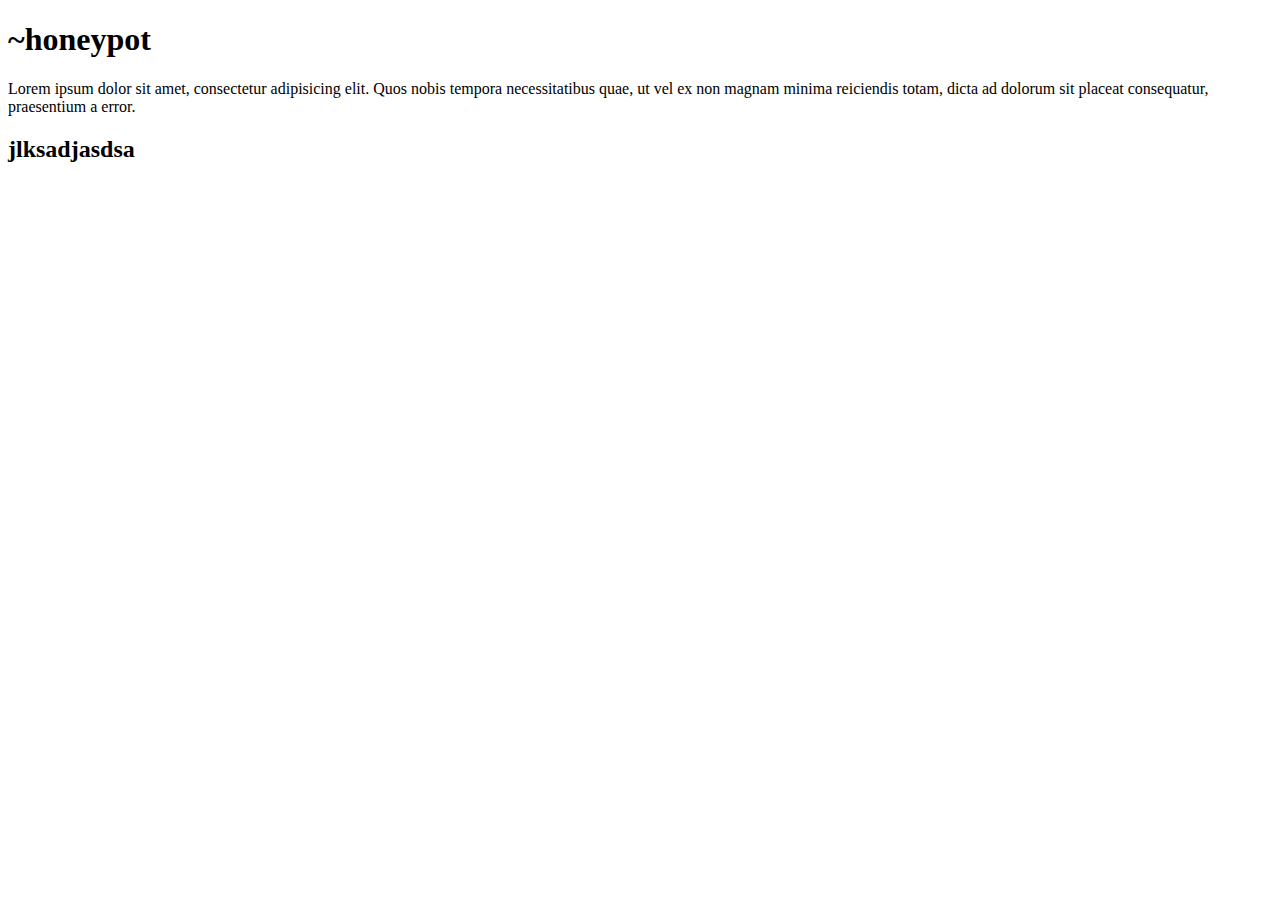
<file: Work/index.html>
<!DOCTYPE html>
<html lang="en">
<head>
    <meta charset="UTF-8">
    <meta name="viewport" content="width=device-width, initial-scale=1.0">
    <title>Document</title>
</head>
<body>
    <h1>~honeypot</h1>
    <p>Lorem ipsum dolor sit amet, consectetur adipisicing elit. Quos nobis tempora necessitatibus quae, ut vel ex non magnam minima reiciendis totam, dicta ad dolorum sit placeat consequatur, praesentium a error.</p>
    <h2>jlksadjasdsa</h2>
</body>
</html>
</file>
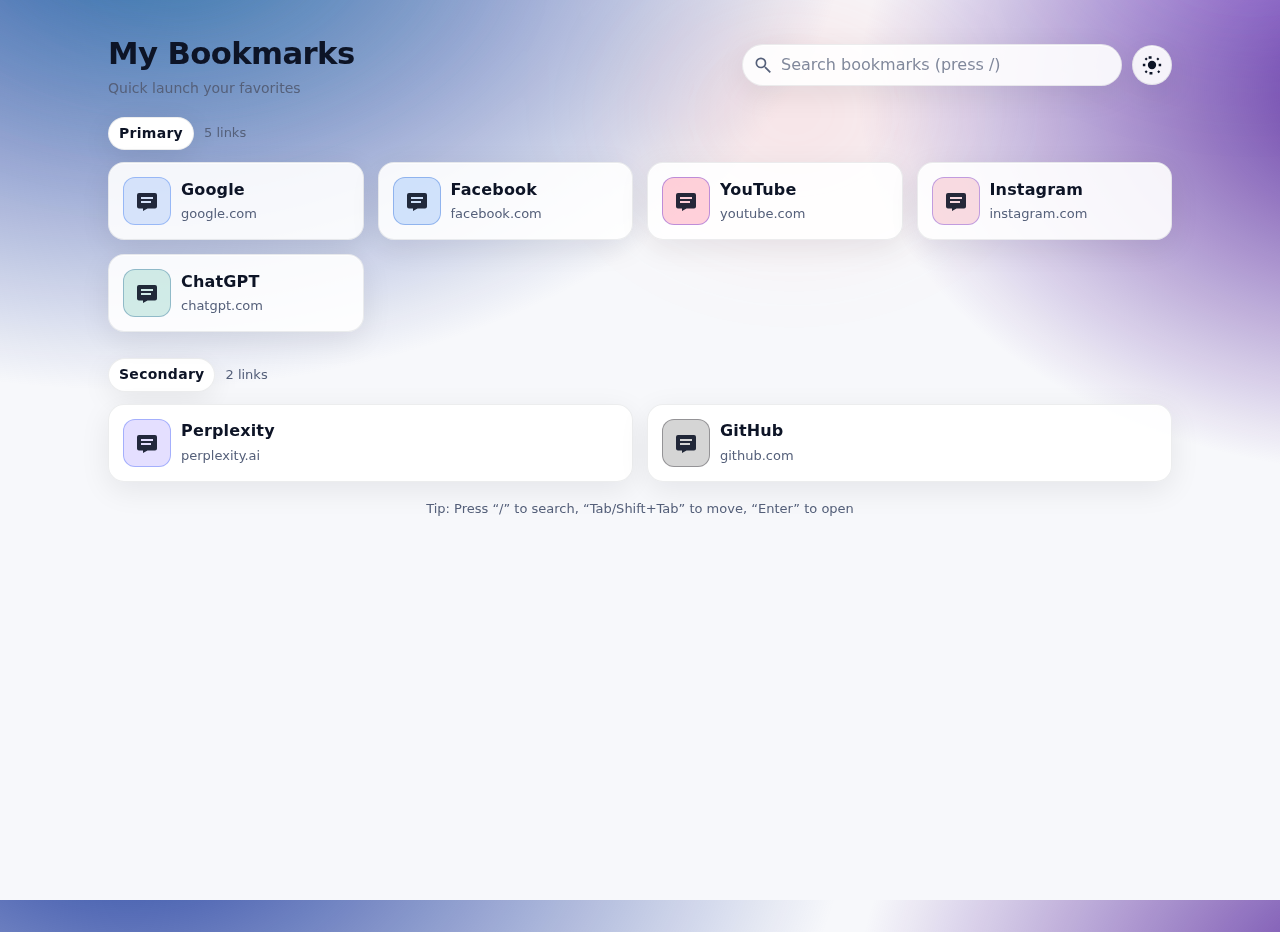
<file: bookmark manager.html>
<!DOCTYPE html>
<html lang="en">
<head>
  <meta charset="UTF-8" />
  <meta name="viewport" content="width=device-width, initial-scale=1.0"/>
  <title>My Bookmarks</title>
  <meta name="theme-color" content="#0b1020" media="(prefers-color-scheme: dark)">
  <meta name="theme-color" content="#ffffff" media="(prefers-color-scheme: light)">
  <link rel="stylesheet" href="style.css">
</head>
<body>
  <noscript>
    <div class="no-js">This page looks better with JavaScript enabled.</div>
  </noscript>

  <div class="aurora"></div>

  <div class="app">
    <header class="header">
      <div class="title-wrap">
        <h1 class="title">My Bookmarks</h1>
        <span class="subtle">Quick launch your favorites</span>
      </div>

      <div class="controls">
        <div class="search">
          <svg class="search-icon" viewBox="0 0 24 24" width="20" height="20" aria-hidden="true">
            <path fill="currentColor" d="M15.5 14h-.79l-.28-.27A6.471 6.471 0 0 0 16 9.5 6.5 6.5 0 1 0 9.5 16c1.61 0 3.09-.59 4.23-1.57l.27.28v.79L20 21.49 21.49 20 15.5 14Zm-6 0C7.01 14 5 11.99 5 9.5S7.01 5 9.5 5 14 7.01 14 9.5 11.99 14 9.5 14Z"/>
          </svg>
          <input id="searchInput" type="search" placeholder="Search bookmarks (press /)" autocomplete="off" />
        </div>

        <button id="themeToggle" class="icon-btn" title="Toggle theme" aria-label="Toggle theme">
          <svg class="theme-icon sun" viewBox="0 0 24 24" width="20" height="20" aria-hidden="true">
            <path fill="currentColor" d="M6.76 4.84l-1.8-1.79L3.17 4.84l1.79 1.79 1.8-1.79zM1 10.5H4v3H1v-3zm10.5-9H8v3h3.5v-3zM6.76 20.16l-1.8 1.79-1.79-1.79 1.79-1.79 1.8 1.79zM20.83 4.84l-1.79-1.79-1.8 1.79 1.8 1.79 1.79-1.79zM23 10.5h-3v3h3v-3zM12.5 20.5H9v3h3.5v-3zM18.24 20.16l1.8 1.79 1.79-1.79-1.79-1.79-1.8 1.79zM12 7a5 5 0 1 1 0 10 5 5 0 0 1 0-10z"/>
          </svg>
          <svg class="theme-icon moon" viewBox="0 0 24 24" width="20" height="20" aria-hidden="true">
            <path fill="currentColor" d="M12.01 22c4.97 0 9-4.03 9-9 0-1.83-.55-3.53-1.49-4.94.04.33.06.66.06 1 0 5.52-4.48 10-10 10-.34 0-.67-.02-1-.06A8.96 8.96 0 0 0 12.01 22z"/>
          </svg>
        </button>
      </div>    
    </header>

    <main id="groups" class="groups" aria-live="polite"></main>
    <footer class="footer">
      <span>Tip: Press “/” to search, “Tab/Shift+Tab” to move, “Enter” to open</span>
    </footer>
  </div>

  <script src="script.js" defer></script>
</body>
</html>
</file>
<file: style.css>
:root {
  --bg: #0b1020;
  --bg-soft: #0f152b;
  --text: #e7ecf5;
  --muted: #a3b1cc;
  --card: rgba(255,255,255,0.06);
  --card-border: rgba(255,255,255,0.12);
  --ring: rgba(84, 160, 255, 0.6);
  --shadow: 0 8px 24px rgba(0,0,0,0.35), inset 0 1px 0 rgba(255,255,255,0.05);
  --grid-gap: 14px;
  --radius: 16px;
}

@media (prefers-color-scheme: light) {
  :root {
    --bg: #f7f8fb;
    --bg-soft: #ffffff;
    --text: #0d1426;
    --muted: #55607a;
    --card: rgba(255,255,255,0.9);
    --card-border: rgba(10, 20, 40, 0.08);
    --ring: rgba(0, 106, 255, 0.35);
    --shadow: 0 8px 30px rgba(10,10,30,0.08), inset 0 1px 0 rgba(255,255,255,0.6);
  }
}

* { box-sizing: border-box; }
html, body { height: 100%; }
body {
  margin: 0;
  color: var(--text);
  background: radial-gradient(1200px 800px at 10% -10%, #2b47a4 0%, transparent 60%),
              radial-gradient(1000px 700px at 110% 10%, #5b2ca0 0%, transparent 55%),
              var(--bg);
  font: 500 16px/1.4 ui-sans-serif, system-ui, -apple-system, Segoe UI, Roboto, "Helvetica Neue", Arial, "Apple Color Emoji","Segoe UI Emoji";
}

.no-js {
  padding: 10px 14px;
  text-align: center;
  background: #ffd166;
  color: #2d1d00;
}

.aurora {
  position: fixed;
  inset: -20% -10% -10% -10%;
  background:
    radial-gradient(40% 35% at 20% 10%, rgba(82, 255, 194, 0.22), transparent 60%),
    radial-gradient(30% 25% at 90% 10%, rgba(117, 59, 248, 0.18), transparent 60%),
    radial-gradient(25% 25% at 60% 25%, rgba(255, 94, 94, 0.14), transparent 60%);
  filter: blur(40px) saturate(120%);
  pointer-events: none;
  z-index: 0;
}

.app {
  position: relative;
  z-index: 1;
  max-width: 1100px;
  margin: 32px auto;
  padding: 0 18px 30px;
}

.header {
  display: flex;
  gap: 16px;
  align-items: center;
  justify-content: space-between;
  margin-bottom: 18px;
}

.title-wrap { display: flex; flex-direction: column; gap: 4px; }
.title {
  margin: 0;
  font-weight: 800;
  letter-spacing: -0.02em;
  font-size: clamp(22px, 2.4vw, 32px);
}
.subtle { color: var(--muted); font-size: 14px; }

.controls { display: flex; gap: 10px; align-items: center; }

.search {
  position: relative;
  display: flex;
  align-items: center;
  background: var(--card);
  border: 1px solid var(--card-border);
  border-radius: 999px;
  padding: 8px 12px 8px 36px;
  min-width: min(380px, 65vw);
  box-shadow: var(--shadow);
  outline: 2px solid transparent;
  transition: outline-color .18s ease, background .18s ease, border-color .18s ease;
}
.search:focus-within {
  outline-color: var(--ring);
  background: color-mix(in hsl, var(--card) 85%, white 15%);
  border-color: color-mix(in hsl, var(--card-border) 60%, white 40%);
}
.search-icon {
  position: absolute;
  left: 10px;
  color: var(--muted);
}
#searchInput {
  width: 100%;
  border: 0;
  outline: 0;
  background: transparent;
  color: var(--text);
  font: inherit;
  caret-color: var(--ring);
}
#searchInput::placeholder { color: color-mix(in hsl, var(--muted) 75%, transparent 25%); }

.icon-btn {
  display: grid;
  place-items: center;
  width: 40px; height: 40px;
  border-radius: 999px;
  background: var(--card);
  border: 1px solid var(--card-border);
  box-shadow: var(--shadow);
  color: var(--text);
  cursor: pointer;
  transition: transform .12s ease, background .18s ease, border-color .18s ease;
}
.icon-btn:hover { transform: translateY(-1px); }
.icon-btn:active { transform: translateY(0); }
.theme-icon { position: absolute; opacity: 0; transition: opacity .18s ease; }
:root[data-theme='light'] .sun, :root:not([data-theme]) .sun { opacity: 1; position: static; }
:root[data-theme='light'] .moon { opacity: 0; }
:root[data-theme='dark'] .sun { opacity: 0; }
:root[data-theme='dark'] .moon { opacity: 1; position: static; }

.groups { display: flex; flex-direction: column; gap: 26px; }

.group {
  display: flex;
  flex-direction: column;
  gap: 12px;
}
.group-header {
  display: flex;
  align-items: center;
  gap: 10px;
}
.group-badge {
  font-weight: 700;
  letter-spacing: .02em;
  font-size: 14px;
  padding: 6px 10px;
  border-radius: 999px;
  border: 1px solid var(--card-border);
  background: var(--bg-soft);
  color: var(--text);
  box-shadow: var(--shadow);
}
.count {
  color: var(--muted);
  font-size: 13px;
}

.grid {
  display: grid;
  grid-template-columns: repeat(auto-fit, minmax(220px, 1fr));
  gap: var(--grid-gap);
}

.card {
  position: relative;
  background: var(--card);
  border: 1px solid var(--card-border);
  border-radius: var(--radius);
  padding: 14px;
  display: grid;
  gap: 10px;
  grid-template-columns: 48px 1fr;
  align-items: center;
  text-decoration: none;
  color: inherit;
  box-shadow: var(--shadow);
  transition: transform .18s ease, border-color .18s ease, background .18s ease, box-shadow .2s ease;
  overflow: clip;
}
.card::before {
  content: "";
  position: absolute;
  inset: -1px;
  border-radius: inherit;
  background:
    conic-gradient(from 180deg, transparent 0 20%, color-mix(in hsl, var(--accent, #5ba8ff), white 15%) 20% 40%, transparent 40% 100%);
  filter: blur(12px) opacity(.4);
  transform: translateY(10px);
  transition: opacity .25s ease, transform .25s ease;
  pointer-events: none;
  opacity: 0;
}
.card:hover { transform: translateY(-3px); border-color: color-mix(in hsl, var(--accent, #5ba8ff) 40%, var(--card-border) 60%); }
.card:hover::before { opacity: 1; transform: translateY(0); }

.icon-wrap {
  width: 48px; height: 48px;
  display: grid; place-items: center;
  border-radius: 12px;
  background: color-mix(in hsl, var(--accent, #5ba8ff) 18%, transparent);
  border: 1px solid color-mix(in hsl, var(--accent, #5ba8ff) 28%, var(--card-border));
}
.favicon {
  width: 24px; height: 24px;
  border-radius: 6px;
  object-fit: contain;
}
.fallback-icon {
  width: 24px; height: 24px; color: var(--text); opacity: .9;
}

.meta {
  display: grid; gap: 4px;
  min-width: 0;
}
.name {
  font-weight: 700; letter-spacing: .01em;
  white-space: nowrap; overflow: hidden; text-overflow: ellipsis;
}
.url {
  color: var(--muted);
  font-size: 13px;
  white-space: nowrap; overflow: hidden; text-overflow: ellipsis;
}

.footer {
  margin-top: 18px;
  color: var(--muted);
  font-size: 13px;
  text-align: center;
}

/* Accessibility focus */
.card:focus-visible, .icon-btn:focus-visible, .search:focus-within {
  outline: 2px solid var(--ring);
  outline-offset: 2px;
  border-color: var(--ring);
}

/* Responsive tweaks */
@media (max-width: 520px) {
  .controls { width: 100%; }
  .search { min-width: 0; flex: 1; }
}
</file>
